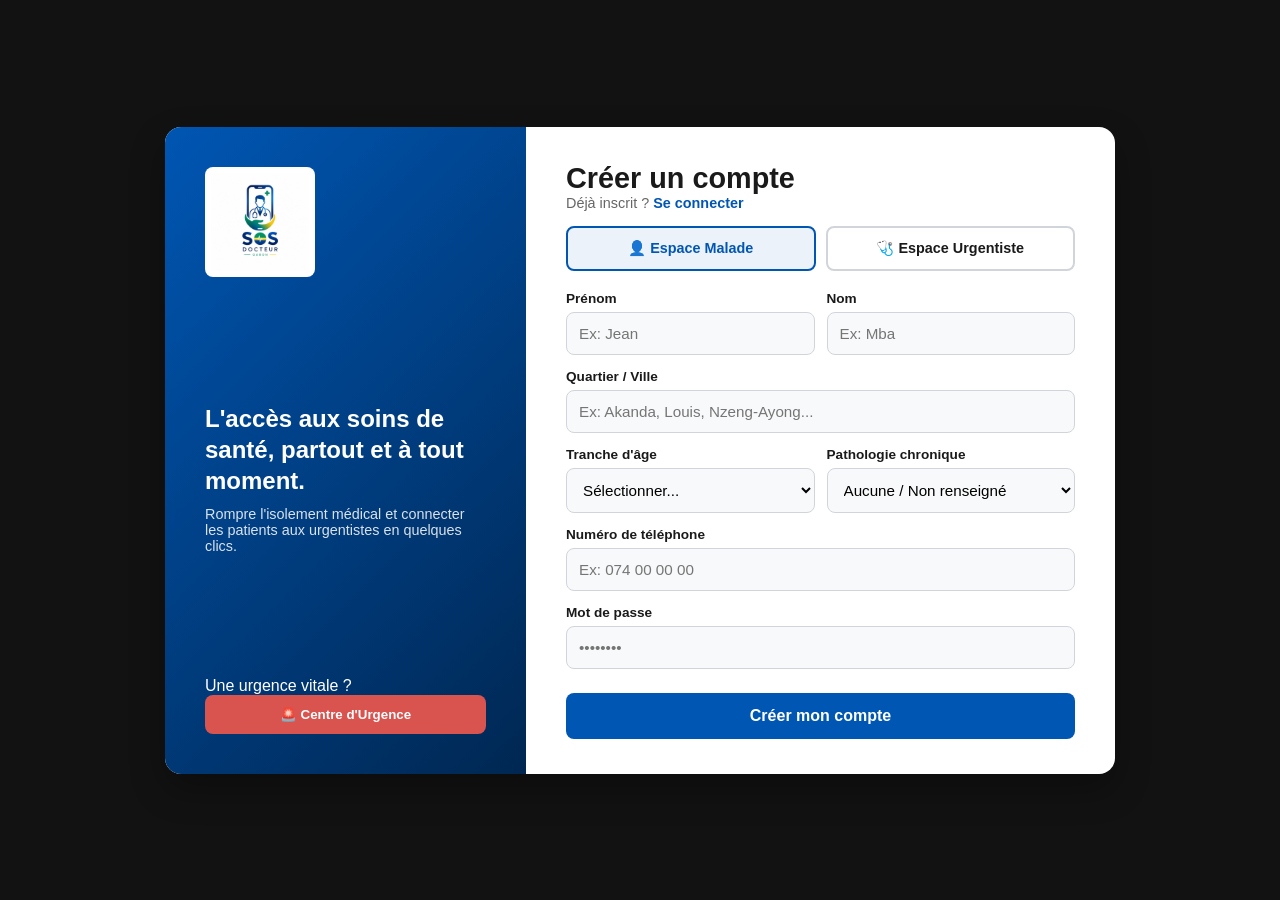
<file: index.html>
<!DOCTYPE html>
<html lang="fr">
<head>
    <meta charset="UTF-8">
    <meta name="viewport" content="width=device-width, initial-scale=1.0">
    <title>SOS DOCTEUR - Identification</title>
    <link rel="stylesheet" href="global.css/authpage.css">
</head>
<body>

    <main class="auth-card">
        <!-- PANNEAU GAUCHE (Bannière Visuelle) -->
        <aside class="auth-banner">
            <div class="banner-top">
                <img src="assets/logodoc.jpeg" alt="SOS DOCTEUR " class="app-logo">
            </div>

            <div class="banner-content">
                <h2>L'accès aux soins de santé, partout et à tout moment.</h2>
                <p>Rompre l'isolement médical et connecter les patients aux urgentistes en quelques clics.</p>
            </div>

            <div class="banner-emergency">
                <p>Une urgence vitale ?</p>
                <button type="button" class="btn-emergency-quick" onclick="openEmergencyModal()">🚨 Centre d'Urgence</button>
            </div>
        </aside>

        <!-- CONTENEUR DU FORMULAIRE D'INSCRIPTION -->
        <section class="auth-form-container">
            <header class="form-header">
                <h1>Créer un compte</h1>
                <p>Déjà inscrit ? <a href="#" class="link-login">Se connecter</a></p>

                <!-- Onglets de choix de rôle -->
                <div class="profile-tabs">
                    <label class="tab-card active" id="label-patient">
                        <input type="radio" name="userRole" value="patient" checked onchange="switchRole()"> 
                        👤 Espace Malade
                    </label>
                    
                    <label class="tab-card" id="label-doctor">
                        <input type="radio" name="userRole" value="doctor" onchange="switchRole()"> 
                        🩺 Espace Urgentiste
                    </label>
                </div>
            </header>

            <form class="auth-form" onsubmit="event.preventDefault();">
                
                <!-- CHAMPS COMMUNS (Nom & Prénom) -->
                <div class="form-row">
                    <div class="form-group">
                        <label for="fname">Prénom</label>
                        <input type="text" id="fname" placeholder="Ex: Jean" required>
                    </div>
                    <div class="form-group">
                        <label for="lname">Nom</label>
                        <input type="text" id="lname" placeholder="Ex: Mba" required>
                    </div>
                </div>

                <!-- BLOC 1 : ESPACE MALADE (Affiché par défaut) -->
                <div id="fields-patient">
                    <div class="form-group">
                        <label for="neighborhood">Quartier / Ville</label>
                        <input type="text" id="neighborhood" placeholder="Ex: Akanda, Louis, Nzeng-Ayong...">
                    </div>

                    <div class="form-row">
                        <div class="form-group">
                            <label for="ageGroup">Tranche d'âge</label>
                            <select id="ageGroup" class="form-select">
                                <option value="" disabled selected>Sélectionner...</option>
                                <option value="under18">Moins de 18 ans</option>
                                <option value="18-35">18 - 35 ans</option>
                                <option value="36-60">36 - 60 ans</option>
                                <option value="senior">Plus de 60 ans</option>
                            </select>
                        </div>
                        <div class="form-group">
                            <label for="medicalCondition">Pathologie chronique</label>
                            <select id="medicalCondition" class="form-select">
                                <option value="none" selected>Aucune / Non renseigné</option>
                                <option value="drepanocytose">Drépanocytose</option>
                                <option value="diabete">Diabète</option>
                                <option value="hypertension">Hypertension (HTA)</option>
                                <option value="asthme">Asthme</option>
                                <option value="autre">Autre pathologie</option>
                            </select>
                        </div>
                    </div>
                </div>

                <!-- BLOC 2 : ESPACE URGENTISTE (Caché par défaut) -->
                <div id="fields-doctor" style="display: none;">
                    <div class="form-group">
                        <label for="hospital">Hôpital / Structure d'exercice</label>
                        <input type="text" id="hospital" placeholder="Ex: CHU de Libreville, HIAOBO...">
                    </div>

                    <div class="form-row">
                        <div class="form-group">
                            <label for="specialty">Spécialité Médicale</label>
                            <select id="specialty" class="form-select">
                                <option value="" disabled selected>Sélectionner...</option>
                                <option value="urgences">Médecine d'Urgence</option>
                                <option value="generaliste">Médecine Générale</option>
                                <option value="pediatrie">Pédiatrie</option>
                                <option value="cardiologie">Cardiologie</option>
                                <option value="reanimation">Réanimation</option>
                            </select>
                        </div>
                        <div class="form-group">
                            <label for="doctorID">N° d'ordre / Identification</label>
                            <input type="text" id="doctorID" placeholder="Ex: ONMG-84920">
                        </div>
                    </div>
                </div>

                <!-- CHAMPS COMMUNS (Téléphone & Mot de passe) -->
                <div class="form-group">
                    <label for="phone">Numéro de téléphone</label>
                    <input type="tel" id="phone" placeholder="Ex: 074 00 00 00" required>
                </div>

                <div class="form-group">
                    <label for="password">Mot de passe</label>
                    <input type="password" id="password" placeholder="••••••••" required>
                </div>

                <button type="submit" class="btn btn-primary btn-block">Créer mon compte</button>
            </form>
        </section>
    </main>

    <!-- FENÊTRE MODALE DES NUMÉROS D'URGENCE -->
    <div id="emergency-modal" class="modal-overlay" onclick="closeEmergencyModal(event)">
        <div class="modal-card">
            <button class="modal-close" onclick="closeEmergencyModal(event)">&times;</button>
            <div class="modal-header">
                <h2>🚨 Numéros d'Urgence (Gabon)</h2>
                <p>Cliquez sur un numéro pour lancer l'appel directement</p>
            </div>
            <div class="emergency-list">
                <a href="tel:1300" class="emergency-item">
                    <div class="emergency-info">
                        <strong>SAMU Gabon / Urgences Médicales</strong>
                        <span>Service Médical d'Urgence</span>
                    </div>
                    <span class="call-btn">📞 1300</span>
                </a>

                <a href="tel:011732000" class="emergency-item">
                    <div class="emergency-info">
                        <strong>CHU de Libreville (CHUL)</strong>
                        <span>Service des Urgences Générales</span>
                    </div>
                    <span class="call-btn">📞 011 73 20 00</span>
                </a>

                <a href="tel:011790000" class="emergency-item">
                    <div class="emergency-info">
                        <strong>HIAOBO (Hôpital Militaire)</strong>
                        <span>Urgences d'Akanda</span>
                    </div>
                    <span class="call-btn">📞 011 79 00 00</span>
                </a>

                <a href="tel:011702000" class="emergency-item">
                    <div class="emergency-info">
                        <strong>CHUE (Mère-Enfant Jeanne Ebori)</strong>
                        <span>Urgences Pédiatriques / Maternité</span>
                    </div>
                    <span class="call-btn">📞 011 70 20 00</span>
                </a>

                <a href="tel:18" class="emergency-item">
                    <div class="emergency-info">
                        <strong>Sapeurs-Pompiers</strong>
                        <span>Secours & Incendies</span>
                    </div>
                    <span class="call-btn">📞 18</span>
                </a>
            </div>
        </div>
    </div>

    <script src="JS/auth.js"></script>
</body>
</html>
</file>
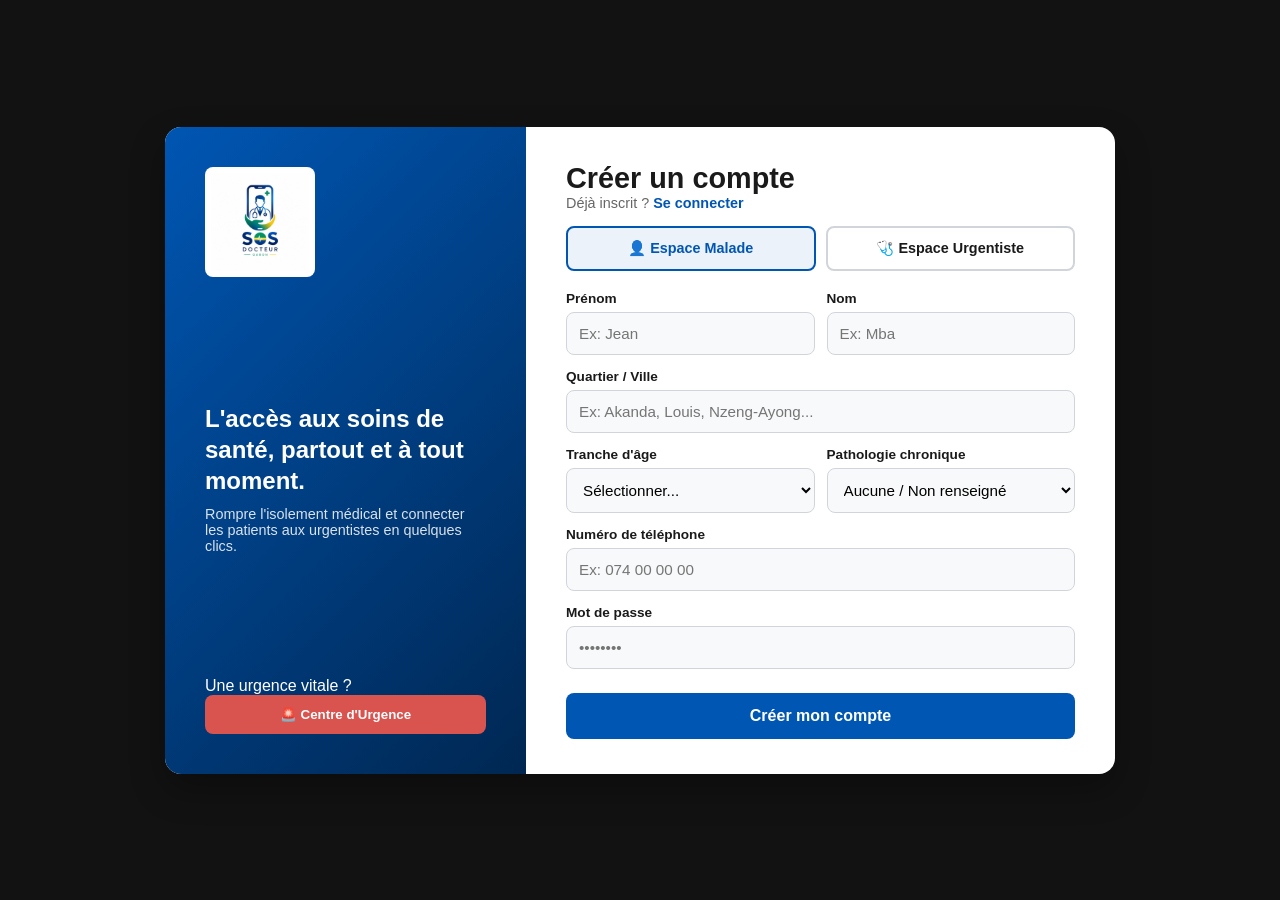
<file: auth.html>
<!DOCTYPE html>
<html lang="fr">
<head>
    <meta charset="UTF-8">
    <meta name="viewport" content="width=device-width, initial-scale=1.0">
    <title>SOS DOCTEUR - Identification</title>
    <link rel="stylesheet" href="global.css/authpage.css">
</head>
<body>

    <main class="auth-card">
        <!-- PANNEAU GAUCHE (Bannière Visuelle) -->
        <aside class="auth-banner">
            <div class="banner-top">
                <img src="assets/logodoc.jpeg" alt="SOS DOCTEUR " class="app-logo">
            </div>

            <div class="banner-content">
                <h2>L'accès aux soins de santé, partout et à tout moment.</h2>
                <p>Rompre l'isolement médical et connecter les patients aux urgentistes en quelques clics.</p>
            </div>

            <div class="banner-emergency">
                <p>Une urgence vitale ?</p>
                <button type="button" class="btn-emergency-quick" onclick="openEmergencyModal()">🚨 Centre d'Urgence</button>
            </div>
        </aside>

        <!-- CONTENEUR DU FORMULAIRE D'INSCRIPTION -->
        <section class="auth-form-container">
            <header class="form-header">
                <h1>Créer un compte</h1>
                <p>Déjà inscrit ? <a href="#" class="link-login">Se connecter</a></p>

                <!-- Onglets de choix de rôle -->
                <div class="profile-tabs">
                    <label class="tab-card active" id="label-patient">
                        <input type="radio" name="userRole" value="patient" checked onchange="switchRole()"> 
                        👤 Espace Malade
                    </label>
                    
                    <label class="tab-card" id="label-doctor">
                        <input type="radio" name="userRole" value="doctor" onchange="switchRole()"> 
                        🩺 Espace Urgentiste
                    </label>
                </div>
            </header>

            <form class="auth-form" onsubmit="event.preventDefault();">
                
                <!-- CHAMPS COMMUNS (Nom & Prénom) -->
                <div class="form-row">
                    <div class="form-group">
                        <label for="fname">Prénom</label>
                        <input type="text" id="fname" placeholder="Ex: Jean" required>
                    </div>
                    <div class="form-group">
                        <label for="lname">Nom</label>
                        <input type="text" id="lname" placeholder="Ex: Mba" required>
                    </div>
                </div>

                <!-- BLOC 1 : ESPACE MALADE (Affiché par défaut) -->
                <div id="fields-patient">
                    <div class="form-group">
                        <label for="neighborhood">Quartier / Ville</label>
                        <input type="text" id="neighborhood" placeholder="Ex: Akanda, Louis, Nzeng-Ayong...">
                    </div>

                    <div class="form-row">
                        <div class="form-group">
                            <label for="ageGroup">Tranche d'âge</label>
                            <select id="ageGroup" class="form-select">
                                <option value="" disabled selected>Sélectionner...</option>
                                <option value="under18">Moins de 18 ans</option>
                                <option value="18-35">18 - 35 ans</option>
                                <option value="36-60">36 - 60 ans</option>
                                <option value="senior">Plus de 60 ans</option>
                            </select>
                        </div>
                        <div class="form-group">
                            <label for="medicalCondition">Pathologie chronique</label>
                            <select id="medicalCondition" class="form-select">
                                <option value="none" selected>Aucune / Non renseigné</option>
                                <option value="drepanocytose">Drépanocytose</option>
                                <option value="diabete">Diabète</option>
                                <option value="hypertension">Hypertension (HTA)</option>
                                <option value="asthme">Asthme</option>
                                <option value="autre">Autre pathologie</option>
                            </select>
                        </div>
                    </div>
                </div>

                <!-- BLOC 2 : ESPACE URGENTISTE (Caché par défaut) -->
                <div id="fields-doctor" style="display: none;">
                    <div class="form-group">
                        <label for="hospital">Hôpital / Structure d'exercice</label>
                        <input type="text" id="hospital" placeholder="Ex: CHU de Libreville, HIAOBO...">
                    </div>

                    <div class="form-row">
                        <div class="form-group">
                            <label for="specialty">Spécialité Médicale</label>
                            <select id="specialty" class="form-select">
                                <option value="" disabled selected>Sélectionner...</option>
                                <option value="urgences">Médecine d'Urgence</option>
                                <option value="generaliste">Médecine Générale</option>
                                <option value="pediatrie">Pédiatrie</option>
                                <option value="cardiologie">Cardiologie</option>
                                <option value="reanimation">Réanimation</option>
                            </select>
                        </div>
                        <div class="form-group">
                            <label for="doctorID">N° d'ordre / Identification</label>
                            <input type="text" id="doctorID" placeholder="Ex: ONMG-84920">
                        </div>
                    </div>
                </div>

                <!-- CHAMPS COMMUNS (Téléphone & Mot de passe) -->
                <div class="form-group">
                    <label for="phone">Numéro de téléphone</label>
                    <input type="tel" id="phone" placeholder="Ex: 074 00 00 00" required>
                </div>

                <div class="form-group">
                    <label for="password">Mot de passe</label>
                    <input type="password" id="password" placeholder="••••••••" required>
                </div>

                <button type="submit" class="btn btn-primary btn-block">Créer mon compte</button>
            </form>
        </section>
    </main>

    <!-- FENÊTRE MODALE DES NUMÉROS D'URGENCE -->
    <div id="emergency-modal" class="modal-overlay" onclick="closeEmergencyModal(event)">
        <div class="modal-card">
            <button class="modal-close" onclick="closeEmergencyModal(event)">&times;</button>
            <div class="modal-header">
                <h2>🚨 Numéros d'Urgence (Gabon)</h2>
                <p>Cliquez sur un numéro pour lancer l'appel directement</p>
            </div>
            <div class="emergency-list">
                <a href="tel:1300" class="emergency-item">
                    <div class="emergency-info">
                        <strong>SAMU Gabon / Urgences Médicales</strong>
                        <span>Service Médical d'Urgence</span>
                    </div>
                    <span class="call-btn">📞 1300</span>
                </a>

                <a href="tel:011732000" class="emergency-item">
                    <div class="emergency-info">
                        <strong>CHU de Libreville (CHUL)</strong>
                        <span>Service des Urgences Générales</span>
                    </div>
                    <span class="call-btn">📞 011 73 20 00</span>
                </a>

                <a href="tel:011790000" class="emergency-item">
                    <div class="emergency-info">
                        <strong>HIAOBO (Hôpital Militaire)</strong>
                        <span>Urgences d'Akanda</span>
                    </div>
                    <span class="call-btn">📞 011 79 00 00</span>
                </a>

                <a href="tel:011702000" class="emergency-item">
                    <div class="emergency-info">
                        <strong>CHUE (Mère-Enfant Jeanne Ebori)</strong>
                        <span>Urgences Pédiatriques / Maternité</span>
                    </div>
                    <span class="call-btn">📞 011 70 20 00</span>
                </a>

                <a href="tel:18" class="emergency-item">
                    <div class="emergency-info">
                        <strong>Sapeurs-Pompiers</strong>
                        <span>Secours & Incendies</span>
                    </div>
                    <span class="call-btn">📞 18</span>
                </a>
            </div>
        </div>
    </div>

    <script src="JS/auth.js"></script>
</body>
</html>
</file>
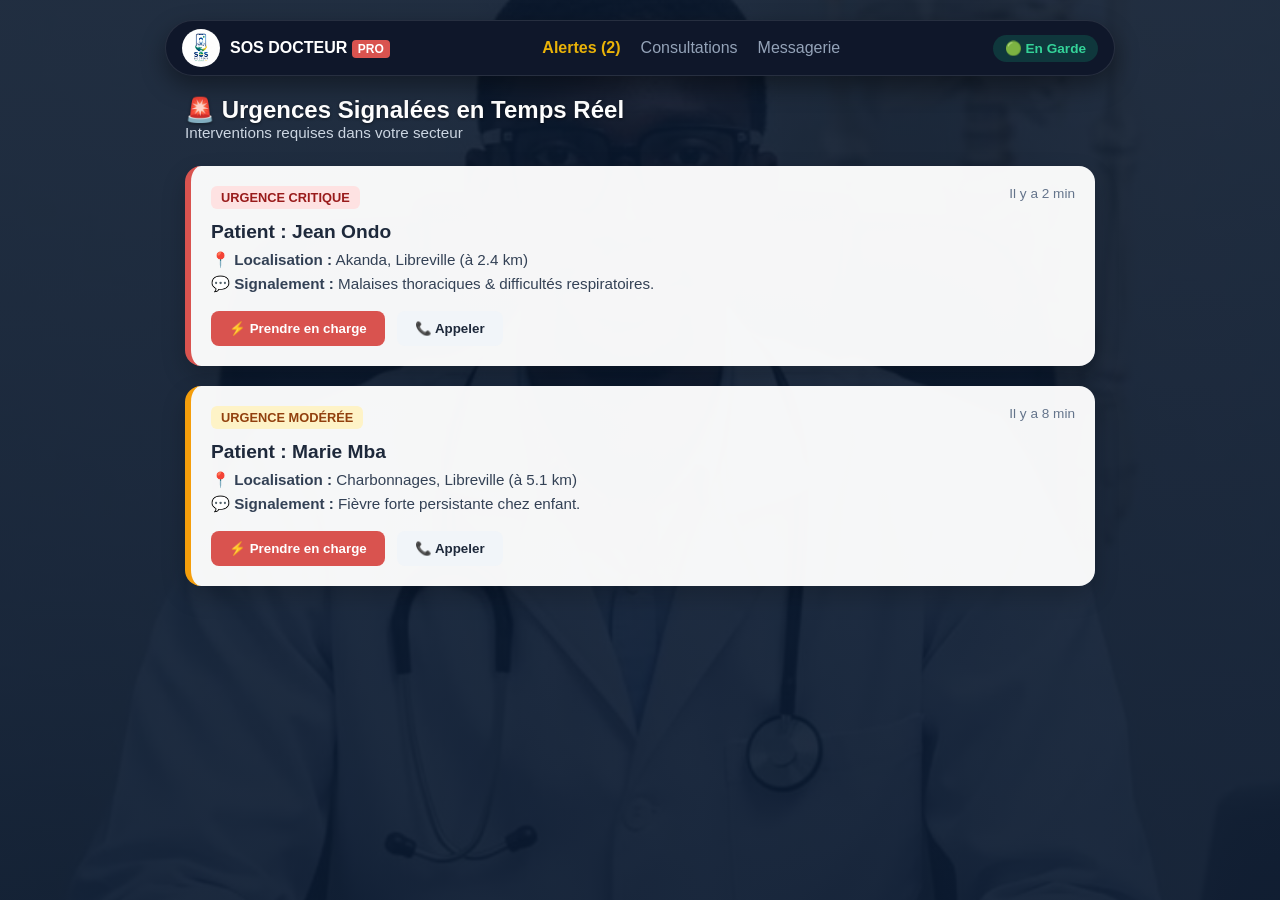
<file: dashbord.html>
<!DOCTYPE html>
<html lang="fr">
<head>
    <meta charset="UTF-8">
    <meta name="viewport" content="width=device-width, initial-scale=1.0">
    <title>SOS DOCTEUR - Espace Urgentiste</title>
    <link rel="stylesheet" href="global.css/dashbord.css">
</head>

    <!-- NAVBAR PILL URGENTISTE -->
    <nav class="custom-nav-wrapper">
        <div class="custom-nav">
            <div class="nav-brand">
                <img src="assets/logodoc.jpeg" alt="SOS DOCTEUR" class="brand-logo">
                <span class="brand-title">SOS DOCTEUR <small class="role-badge">PRO</small></span>
            </div>

            <ul class="nav-links">
                <li><a href="#" class="nav-link active" onclick="switchDoctorTab('alerts-section', this)">Alertes (2)</a></li>
                <li><a href="#" class="nav-link" onclick="switchDoctorTab('patients-section', this)">Consultations</a></li>
                <li><a href="#" class="nav-link" onclick="switchDoctorTab('chat-section', this)">Messagerie</a></li>
            </ul>

            <div class="nav-action">
                <span class="status-indicator online">🟢 En Garde</span>
            </div>
        </div>
    </nav>

    <!-- SECTION 1 : FILED'ATTENTE DES ALERTES SOS -->
    <section id="alerts-section" class="tab-content active">
        <div class="dashboard-header">
            <h2>🚨 Urgences Signalées en Temps Réel</h2>
            <p>Interventions requises dans votre secteur</p>
        </div>

        <div class="alerts-container">
            <!-- CARTE D'ALERTE 1 (CRITIQUE) -->
            <div class="alert-card critical">
                <div class="alert-header">
                    <span class="badge-danger">URGENCE CRITIQUE</span>
                    <span class="alert-time">Il y a 2 min</span>
                </div>
                <div class="alert-body">
                    <h3>Patient : Jean Ondo</h3>
                    <p>📍 <strong>Localisation :</strong> Akanda, Libreville (à 2.4 km)</p>
                    <p>💬 <strong>Signalement :</strong> Malaises thoraciques & difficultés respiratoires.</p>
                </div>
                <div class="alert-actions">
                    <button class="btn-action primary" onclick="acceptEmergency('Jean Ondo')">⚡ Prendre en charge</button>
                    <button class="btn-action secondary" onclick="callPatient('+24107000000')">📞 Appeler</button>
                </div>
            </div>

            <!-- CARTE D'ALERTE 2 (MODÉRÉE) -->
            <div class="alert-card warning">
                <div class="alert-header">
                    <span class="badge-warning">URGENCE MODÉRÉE</span>
                    <span class="alert-time">Il y a 8 min</span>
                </div>
                <div class="alert-body">
                    <h3>Patient : Marie Mba</h3>
                    <p>📍 <strong>Localisation :</strong> Charbonnages, Libreville (à 5.1 km)</p>
                    <p>💬 <strong>Signalement :</strong> Fièvre forte persistante chez enfant.</p>
                </div>
                <div class="alert-actions">
                    <button class="btn-action primary" onclick="acceptEmergency('Marie Mba')">⚡ Prendre en charge</button>
                    <button class="btn-action secondary" onclick="callPatient('+24107000001')">📞 Appeler</button>
                </div>
            </div>
        </div>
    </section>

    <!-- SECTION 2 : HISTORIQUE DES CONSULTATIONS -->
    <section id="patients-section" class="tab-content">
        <h2 class="section-title">Prises en charge récentes</h2>
        <div class="table-card">
            <table class="data-table">
                <thead>
                    <tr>
                        <th>Patient</th>
                        <th>Secteur</th>
                        <th>Heure</th>
                        <th>Statut</th>
                    </tr>
                </thead>
                <tbody>
                    <tr>
                        <td>Paul Nzue</td>
                        <td>Louis</td>
                        <td>14:30</td>
                        <td><span class="status-done">Terminé</span></td>
                    </tr>
                    <tr>
                        <td>Awa Bongo</td>
                        <td>Owendo</td>
                        <td>11:15</td>
                        <td><span class="status-transferred">Evacué CHUL</span></td>
                    </tr>
                </tbody>
            </table>
        </div>
    </section>

    <!-- SECTION 3 : MESSAGERIE MÉDECIN -->
    <section id="chat-section" class="tab-content">
        <h2 class="section-title">Discussions Patients</h2>
        <div class="chat-container">
            <div class="chat-list">
                <div class="chat-item active">
                    <div class="chat-avatar">👤</div>
                    <div class="chat-info">
                        <h4>Jean Ondo</h4>
                        <p class="chat-sub">Urgence Akanda</p>
                    </div>
                </div>
            </div>
            <div class="chat-box">
                <div class="chat-messages">
                    <div class="message patient">Bonjour Docteur, j'ai une forte douleur à la poitrine.</div>
                </div>
                <div class="chat-input-wrapper">
                    <input type="text" placeholder="Répondre au patient..." class="chat-input">
                    <button class="btn-send">Envoyer</button>
                </div>
            </div>
        </div>
    </section>

    <!-- SCRIPT DU DASHBOARD URGENTISTE -->
    <script>
        function switchDoctorTab(sectionId, clickedLink) {
            document.querySelectorAll('.tab-content').forEach(sec => sec.classList.remove('active'));
            document.querySelectorAll('.nav-link').forEach(link => link.classList.remove('active'));

            document.getElementById(sectionId).classList.add('active');
            clickedLink.classList.add('active');
        }

        function acceptEmergency(patientName) {
            alert("Prise en charge confirmée pour " + patientName + ". La feuille de route GPS a été générée.");
        }

        function callPatient(phone) {
            window.location.href = "tel:" + phone;
        }
    </script>
    <script src="JS/auth.js"></script>
</body>
</html>
</file>
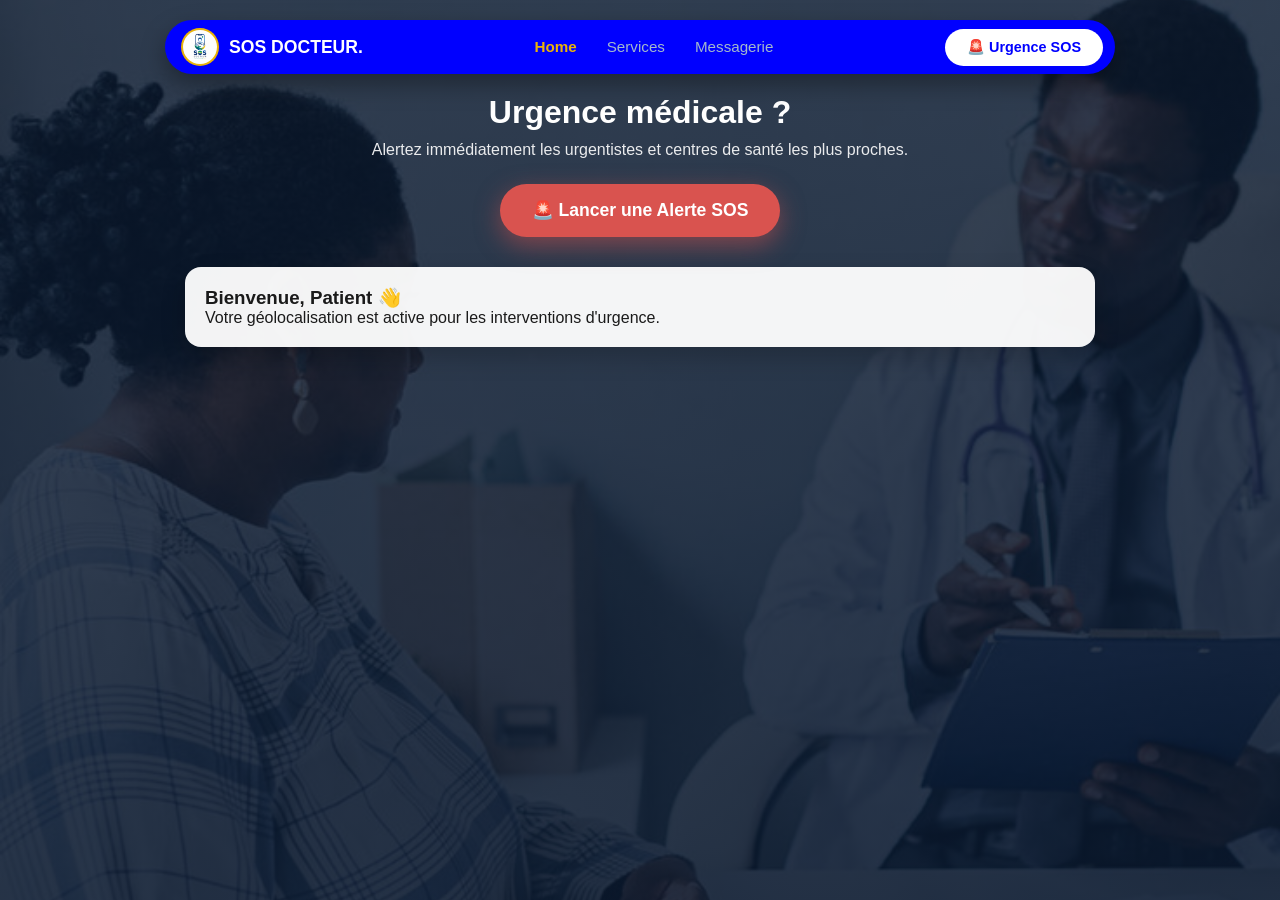
<file: patient-home.html>
<!DOCTYPE html>
<html lang="fr">
<head>
    <meta charset="UTF-8">
    <meta name="viewport" content="width=device-width, initial-scale=1.0">
    <title>SOS DOCTEUR - Accueil Patient</title>
    <link rel="stylesheet" href="global.css/home-patient.css">
</head>
<body>

    <!-- NAVBAR FLOTTANTE STYLE PILL -->
    <nav class="custom-nav-wrapper">
        <div class="custom-nav">
            <!-- Logo & Marque -->
            <div class="nav-brand">
                <img src="assets/logodoc.jpeg" alt="SOS DOCTEUR" class="brand-logo">
                <span class="brand-title">SOS DOCTEUR.</span>
            </div>

            <!-- Liens de Navigation -->
            <ul class="nav-links">
                <li><a href="#" class="nav-link active" onclick="switchTab('home-section', this)">Home</a></li>
                <li><a href="#" class="nav-link" onclick="switchTab('services-section', this)">Services</a></li>
                <li><a href="#" class="nav-link" onclick="switchTab('messaging-section', this)">Messagerie</a></li>
            </ul>

            <!-- Bouton d'Action à Droite -->
            <div class="nav-action">
                <button type="button" class="btn-pill" onclick="openEmergencyModal()">🚨 Urgence SOS</button>
            </div>
        </div>
    </nav>

    <!-- SECTION 1 : HOME (AFFICHÉE PAR DÉFAUT) -->
    <section id="home-section" class="tab-content active">
        <div class="hero-emergency">
            <h1>Urgence médicale ?</h1>
            <p>Alertez immédiatement les urgentistes et centres de santé les plus proches.</p>
            <button type="button" class="btn-sos" onclick="openEmergencyModal()">
                🚨 Lancer une Alerte SOS
            </button>
        </div>

        <div class="quick-status-card">
            <h3>Bienvenue, <span id="patient-name-display">Patient</span> 👋</h3>
            <p>Votre géolocalisation est active pour les interventions d'urgence.</p>
        </div>
    </section>

    <!-- SECTION 2 : SERVICES -->
    <section id="services-section" class="tab-content">
        <h2 class="section-title">Tous nos services de santé</h2>
        <div class="services-grid">
            <div class="service-card">
                <div class="card-icon">🩺</div>
                <h3>Téléconsultation</h3>
                <p>Consulter un médecin urgentiste en vidéo ou appel vocal.</p>
                <button class="btn-card">Consulter</button>
            </div>

            <div class="service-card">
                <div class="card-icon">🏥</div>
                <h3>Hôpitaux & Centres</h3>
                <p>Localiser les structures de santé ouvertes autour de vous.</p>
                <button class="btn-card">Localiser</button>
            </div>

            <div class="service-card">
                <div class="card-icon">💊</div>
                <h3>Pharmacies de Garde</h3>
                <p>Trouver les pharmacies ouvertes à proximité aujourd'hui.</p>
                <button class="btn-card">Voir la liste</button>
            </div>

            <div class="service-card">
                <div class="card-icon">🚑</div>
                <h3>Ambulance</h3>
                <p>Demander un transfert médicalisé d'urgence vers un hôpital.</p>
                <button class="btn-card">Demander</button>
            </div>
        </div>
    </section>

    <!-- SECTION 3 : MESSAGERIE -->
    <section id="messaging-section" class="tab-content">
        <h2 class="section-title">Messagerie Médicale</h2>
        <div class="chat-container">
            <div class="chat-list">
                <div class="chat-item active">
                    <div class="chat-avatar">🩺</div>
                    <div class="chat-info">
                        <h4>Dr. Marc Ondo</h4>
                        <p>Médecin Urgentiste - En ligne</p>
                    </div>
                </div>
            </div>
            <div class="chat-box">
                <div class="chat-messages">
                    <div class="message doctor">Bonjour, comment puis-je vous aider aujourd'hui ?</div>
                </div>
                <div class="chat-input-wrapper">
                    <input type="text" placeholder="Écrivez votre message..." class="chat-input">
                    <button class="btn-send">Envoyer</button>
                </div>
            </div>
        </div>
    </section>

    <!-- MODALE DES NUMÉROS D'URGENCE (GABON) -->
    <div id="emergency-modal" class="modal-overlay" onclick="closeEmergencyModal(event)">
        <div class="modal-card">
            <button class="modal-close" onclick="closeEmergencyModal(event)">&times;</button>
            <div class="modal-header">
                <h2>🚨 Numéros d'Urgence (Gabon)</h2>
                <p>Cliquez sur un numéro pour lancer l'appel directement</p>
            </div>
            <div class="emergency-list">
                <a href="tel:1300" class="emergency-item">
                    <div class="emergency-info">
                        <strong>SAMU Gabon / Urgences</strong>
                        <span>Service Médical d'Urgence</span>
                    </div>
                    <span class="call-btn">📞 1300</span>
                </a>

                <a href="tel:011732000" class="emergency-item">
                    <div class="emergency-info">
                        <strong>CHU de Libreville (CHUL)</strong>
                        <span>Urgences Générales</span>
                    </div>
                    <span class="call-btn">📞 011 73 20 00</span>
                </a>

                <a href="tel:011790000" class="emergency-item">
                    <div class="emergency-info">
                        <strong>HIAOBO (Hôpital Militaire)</strong>
                        <span>Urgences Akanda</span>
                    </div>
                    <span class="call-btn">📞 011 79 00 00</span>
                </a>

                <a href="tel:011702000" class="emergency-item">
                    <div class="emergency-info">
                        <strong>CHUE (Jeanne Ebori)</strong>
                        <span>Urgences Mère-Enfant</span>
                    </div>
                    <span class="call-btn">📞 011 70 20 00</span>
                </a>

                <a href="tel:18" class="emergency-item">
                    <div class="emergency-info">
                        <strong>Sapeurs-Pompiers</strong>
                        <span>Secours & Incendies</span>
                    </div>
                    <span class="call-btn">📞 18</span>
                </a>
            </div>
        </div>
    </div>

    <!-- SCRIPT JS INTÉGRÉ -->
    <script>
        function switchTab(sectionId, clickedLink) {
            const sections = document.querySelectorAll('.tab-content');
            sections.forEach(sec => sec.classList.remove('active'));

            const navLinks = document.querySelectorAll('.nav-link');
            navLinks.forEach(link => link.classList.remove('active'));

            const activeSection = document.getElementById(sectionId);
            if (activeSection) activeSection.classList.add('active');
            
            clickedLink.classList.add('active');
        }

        function openEmergencyModal() {
            document.getElementById('emergency-modal').classList.add('active');
        }

        function closeEmergencyModal(event) {
            if (event.target.classList.contains('modal-overlay') || event.target.classList.contains('modal-close')) {
                document.getElementById('emergency-modal').classList.remove('active');
            }
        }

        document.addEventListener('DOMContentLoaded', () => {
            const savedName = localStorage.getItem('patientFname');
            if (savedName) {
                const displayElem = document.getElementById('patient-name-display');
                if (displayElem) displayElem.textContent = savedName;
            }
        });
    </script>

    <script src="JS/auth.js"></script>
</body>
</html>
</file>
<file: global.css/authpage.css>
/* ========================================== */
/* CHARTE GRAPHIQUE & STYLES DES COMPOSANTS  */
/* ========================================== */
:root {
    --primary-blue: #0056b3;
    --primary-hover: #003d80;
    --dark-bg: #121212;
    --card-bg: #ffffff;
    --text-dark: #1a1a1a;
    --text-muted: #666666;
    --input-bg: #f8f9fa;
    --border-color: #d1d5db;
    --danger-red: #d9534f;
    --radius: 16px;
}

* {
    box-sizing: border-box;
    margin: 0;
    padding: 0;
    font-family: -apple-system, BlinkMacSystemFont, "Segoe UI", Roboto, sans-serif;
}

body {
    background-color: var(--dark-bg);
    color: var(--text-dark);
    min-height: 100vh;
    display: flex;
    justify-content: center;
    align-items: center;
    padding: 15px;
}

/* CARTE PRINCIPALE */
.auth-card {
    background-color: var(--card-bg);
    border-radius: var(--radius);
    width: 100%;
    max-width: 950px;
    display: flex;
    flex-direction: column;
    overflow: hidden;
    box-shadow: 0 15px 35px rgba(0, 0, 0, 0.3);
}

/* BANNIÈRE GAUCHE */
.auth-banner {
    background: linear-gradient(135deg, #0056b3 0%, #002752 100%);
    color: #ffffff;
    padding: 30px;
    display: flex;
    flex-direction: column;
    justify-content: space-between;
    gap: 20px;
}

.app-logo {
    max-width: 110px;
    background-color: #ffffff;
    padding: 6px;
    border-radius: 8px;
}

.banner-content h2 {
    font-size: 1.5rem;
    margin-bottom: 10px;
    line-height: 1.3;
}

.banner-content p {
    font-size: 0.9rem;
    opacity: 0.85;
}

.btn-emergency-quick {
    width: 100%;
    background-color: var(--danger-red);
    color: #ffffff;
    border: none;
    padding: 12px;
    border-radius: 8px;
    font-weight: bold;
    cursor: pointer;
    transition: background 0.2s;
}

.btn-emergency-quick:hover {
    background-color: #c9302c;
}

/* FORMULAIRE CONTAINER */
.auth-form-container {
    padding: 30px 25px;
    width: 100%;
}

.form-header h1 {
    font-size: 1.8rem;
    color: var(--text-dark);
}

.form-header p {
    font-size: 0.9rem;
    color: var(--text-muted);
    margin-bottom: 15px;
}

.link-login {
    color: var(--primary-blue);
    text-decoration: none;
    font-weight: bold;
}

/* ONGLETS INTERRUPTEURS */
.profile-tabs {
    display: flex;
    gap: 10px;
    margin-bottom: 20px;
}

.tab-card {
    flex: 1;
    padding: 12px;
    text-align: center;
    border: 2px solid var(--border-color);
    border-radius: 8px;
    font-weight: bold;
    font-size: 0.9rem;
    cursor: pointer;
    transition: all 0.25s ease;
    user-select: none;
}

.tab-card input[type="radio"] {
    display: none;
}

.tab-card.active {
    border-color: var(--primary-blue);
    background-color: rgba(0, 86, 179, 0.08);
    color: var(--primary-blue);
}

/* CHAMPS DU FORMULAIRE */
.form-row {
    display: flex;
    flex-direction: column;
    gap: 12px;
}

.form-group {
    margin-bottom: 14px;
    flex: 1;
}

.form-group label {
    display: block;
    font-size: 0.85rem;
    font-weight: 600;
    margin-bottom: 6px;
    color: var(--text-dark);
}

.form-group input, .form-select {
    width: 100%;
    padding: 12px;
    border: 1px solid var(--border-color);
    background-color: var(--input-bg);
    border-radius: 8px;
    font-size: 0.95rem;
    outline: none;
    transition: border-color 0.2s;
}

.form-group input:focus, .form-select:focus {
    border-color: var(--primary-blue);
    background-color: #ffffff;
}

.btn-primary {
    background-color: var(--primary-blue);
    color: #ffffff;
    border: none;
    padding: 14px;
    border-radius: 8px;
    font-size: 1rem;
    font-weight: bold;
    cursor: pointer;
    width: 100%;
    margin-top: 10px;
    transition: background 0.2s;
}

.btn-primary:hover {
    background-color: var(--primary-hover);
}

/* MODALE DES URGENCES */
.modal-overlay {
    position: fixed;
    top: 0;
    left: 0;
    width: 100%;
    height: 100%;
    background: rgba(0, 0, 0, 0.6);
    backdrop-filter: blur(4px);
    display: none;
    justify-content: center;
    align-items: center;
    z-index: 1000;
    padding: 20px;
}

.modal-overlay.active {
    display: flex;
}

.modal-card {
    background: #ffffff;
    width: 100%;
    max-width: 480px;
    border-radius: 16px;
    padding: 25px;
    position: relative;
    box-shadow: 0 10px 30px rgba(0, 0, 0, 0.3);
    animation: popIn 0.25s ease-out;
}

@keyframes popIn {
    from { transform: scale(0.9); opacity: 0; }
    to { transform: scale(1); opacity: 1; }
}

.modal-close {
    position: absolute;
    top: 15px;
    right: 20px;
    background: none;
    border: none;
    font-size: 1.8rem;
    color: #666;
    cursor: pointer;
}

.modal-header h2 {
    font-size: 1.3rem;
    color: var(--danger-red);
    margin-bottom: 4px;
}

.modal-header p {
    font-size: 0.85rem;
    color: var(--text-muted);
    margin-bottom: 20px;
}

.emergency-list {
    display: flex;
    flex-direction: column;
    gap: 10px;
}

.emergency-item {
    display: flex;
    justify-content: space-between;
    align-items: center;
    padding: 12px 16px;
    background: #f8f9fa;
    border: 1px solid var(--border-color);
    border-radius: 10px;
    text-decoration: none;
    color: var(--text-dark);
    transition: all 0.2s;
}

.emergency-item:hover {
    background: #fff0f0;
    border-color: var(--danger-red);
}

.emergency-info strong {
    display: block;
    font-size: 0.95rem;
}

.emergency-info span {
    font-size: 0.8rem;
    color: var(--text-muted);
}

.call-btn {
    background: var(--danger-red);
    color: white;
    padding: 8px 12px;
    border-radius: 6px;
    font-weight: bold;
    font-size: 0.85rem;
}

/* RESPONSIVE DESIGN */
@media (min-width: 768px) {
    .auth-card {
        flex-direction: row;
    }

    .auth-banner {
        width: 38%;
        padding: 40px;
    }

    .auth-form-container {
        width: 62%;
        padding: 35px 40px;
    }

    .form-row {
        flex-direction: row;
    }
}
</file>
<file: global.css/dashbord.css>
/* ========================================== */
/* CHARTE GRAPHIQUE ET IMAGE DE FOND GLOBAL   */
/* ========================================== */
:root {
    --primary-blue: #0056b3;
    --nav-bg: #0f172a;
    --accent-yellow: #eab308;
    --danger-red: #d9534f;
    --warning-orange: #f59e0b;
    --success-green: #10b981;
    --card-bg: rgba(255, 255, 255, 0.96);
    --text-dark: #1e293b;
    --text-muted: #64748b;
    --border-color: #e2e8f0;
}

* {
    box-sizing: border-box;
    margin: 0;
    padding: 0;
    font-family: -apple-system, BlinkMacSystemFont, "Segoe UI", Roboto, sans-serif;
}

body {
    min-height: 100vh;
    color: #ffffff;
    
    /* IMAGE DE FOND AVEC OVERLAY SOMBRE */
    background-image: 
        linear-gradient(rgba(10, 25, 47, 0.88), rgba(10, 25, 47, 0.92)), 
        url('doctor.jpeg'); /* Nom de ton image d'arrière-plan */
    background-size: cover;
    background-position: center;
    background-repeat: no-repeat;
    background-attachment: fixed;
    padding-bottom: 40px;
}

/* ========================================== */
/* NAVBAR FLOTTANTE URGENTISTE                */
/* ========================================== */
.custom-nav-wrapper {
    position: sticky;
    top: 20px;
    z-index: 1000;
    display: flex;
    justify-content: center;
    padding: 0 20px;
}

.custom-nav {
    background-color: var(--nav-bg);
    display: flex;
    align-items: center;
    justify-content: space-between;
    width: 100%;
    max-width: 950px;
    padding: 8px 16px;
    border-radius: 50px;
    border: 1px solid rgba(255, 255, 255, 0.1);
    box-shadow: 0 10px 25px rgba(0, 0, 0, 0.4);
}

.nav-brand {
    display: flex;
    align-items: center;
    gap: 10px;
}

.brand-logo {
    width: 38px;
    height: 38px;
    border-radius: 50%;
    object-fit: cover;
}

.brand-title {
    color: #ffffff;
    font-weight: 700;
}

.role-badge {
    background: var(--danger-red);
    color: white;
    padding: 2px 6px;
    border-radius: 4px;
    font-size: 0.75rem;
}

.nav-links {
    display: flex;
    gap: 20px;
    list-style: none;
}

.nav-link {
    color: #94a3b8;
    text-decoration: none;
    font-weight: 500;
    transition: color 0.2s;
}

.nav-link:hover {
    color: #ffffff;
}

.nav-link.active {
    color: var(--accent-yellow);
    font-weight: 600;
}

.status-indicator.online {
    background: rgba(16, 185, 129, 0.2);
    color: #34d399;
    padding: 6px 12px;
    border-radius: 20px;
    font-size: 0.85rem;
    font-weight: 600;
}

/* ========================================== */
/* ONGLETS & CONTENU                          */
/* ========================================== */
.tab-content {
    display: none;
    max-width: 950px;
    margin: 40px auto;
    padding: 0 20px;
}

.tab-content.active {
    display: block;
    animation: fadeIn 0.3s ease-in-out;
}

@keyframes fadeIn {
    from { opacity: 0; transform: translateY(6px); }
    to { opacity: 1; transform: translateY(0); }
}

.dashboard-header {
    margin-bottom: 25px;
}

.dashboard-header h2 {
    font-size: 1.5rem;
    text-shadow: 0 1px 3px rgba(0,0,0,0.5);
}

.dashboard-header p {
    color: #cbd5e1;
    font-size: 0.95rem;
}

.section-title {
    font-size: 1.4rem;
    margin-bottom: 20px;
    text-shadow: 0 1px 3px rgba(0,0,0,0.5);
}

/* ========================================== */
/* CARTES D'ALERTE SOS                        */
/* ========================================== */
.alerts-container {
    display: flex;
    flex-direction: column;
    gap: 20px;
}

.alert-card {
    background: var(--card-bg);
    color: var(--text-dark);
    padding: 20px;
    border-radius: 16px;
    border-left: 6px solid var(--danger-red);
    box-shadow: 0 10px 25px rgba(0,0,0,0.2);
}

.alert-card.warning {
    border-left-color: var(--warning-orange);
}

.alert-header {
    display: flex;
    justify-content: space-between;
    margin-bottom: 12px;
}

.badge-danger {
    background: #fee2e2;
    color: #991b1b;
    padding: 4px 10px;
    border-radius: 6px;
    font-weight: bold;
    font-size: 0.8rem;
}

.badge-warning {
    background: #fef3c7;
    color: #92400e;
    padding: 4px 10px;
    border-radius: 6px;
    font-weight: bold;
    font-size: 0.8rem;
}

.alert-time {
    color: var(--text-muted);
    font-size: 0.85rem;
}

.alert-body h3 {
    font-size: 1.2rem;
    margin-bottom: 8px;
}

.alert-body p {
    margin-bottom: 6px;
    font-size: 0.95rem;
    color: #334155;
}

.alert-actions {
    display: flex;
    gap: 12px;
    margin-top: 18px;
}

.btn-action {
    padding: 10px 18px;
    border-radius: 8px;
    border: none;
    font-weight: bold;
    cursor: pointer;
    transition: opacity 0.2s;
}

.btn-action:hover {
    opacity: 0.9;
}

.btn-action.primary {
    background: var(--danger-red);
    color: white;
}

.btn-action.secondary {
    background: #f1f5f9;
    color: var(--text-dark);
}

/* ========================================== */
/* TABLEAU DES CONSULTATIONS                  */
/* ========================================== */
.table-card {
    background: var(--card-bg);
    border-radius: 16px;
    padding: 20px;
    overflow-x: auto;
}

.data-table {
    width: 100%;
    border-collapse: collapse;
    color: var(--text-dark);
}

.data-table th, .data-table td {
    padding: 12px;
    text-align: left;
    border-bottom: 1px solid var(--border-color);
}

.status-done {
    color: var(--success-green);
    font-weight: bold;
}

.status-transferred {
    color: var(--primary-blue);
    font-weight: bold;
}

/* ========================================== */
/* MESSAGERIE MÉDECIN                         */
/* ========================================== */
.chat-container {
    background: var(--card-bg);
    color: var(--text-dark);
    border-radius: 16px;
    display: flex;
    min-height: 350px;
    overflow: hidden;
}

.chat-list {
    width: 35%;
    background: #f8fafc;
    border-right: 1px solid var(--border-color);
    padding: 15px;
}

.chat-item {
    display: flex;
    align-items: center;
    gap: 10px;
    padding: 10px;
    background: #ffffff;
    border-radius: 10px;
}

.chat-sub {
    font-size: 0.8rem;
    color: var(--text-muted);
}

.chat-box {
    width: 65%;
    padding: 20px;
    display: flex;
    flex-direction: column;
    justify-content: space-between;
}

.message.patient {
    background: #fee2e2;
    color: #991b1b;
    padding: 10px 14px;
    border-radius: 12px 12px 12px 0;
    max-width: 80%;
    font-size: 0.9rem;
}

.chat-input-wrapper {
    display: flex;
    gap: 10px;
}

.chat-input {
    flex: 1;
    padding: 10px;
    border: 1px solid var(--border-color);
    border-radius: 8px;
}

.btn-send {
    background: var(--primary-blue);
    color: white;
    border: none;
    padding: 10px 16px;
    border-radius: 8px;
    font-weight: bold;
    cursor: pointer;
}

/* RESPONSIVE */
@media (max-width: 640px) {
    .nav-links { display: none; }
    .chat-container { flex-direction: column; }
    .chat-list, .chat-box { width: 100%; }
}
</file>
<file: global.css/home-patient.css>
/* ========================================== */
/* CHARTE GRAPHIQUE ET IMAGE DE FOND GLOBAL   */
/* ========================================== */
:root {
    --primary-blue: #0056b3;
    --primary-hover: #003d80;
    --nav-bg: blue; /* Vert très sombre (style pill Olivia) */
    --accent-yellow: #eab308;
    --danger-red: #d9534f;
    --text-dark: #1a1a1a;
    --text-muted: #666666;
    --card-bg: rgba(255, 255, 255, 0.95);
    --border-color: #e5e7eb;
}

* {
    box-sizing: border-box;
    margin: 0;
    padding: 0;
    font-family: -apple-system, BlinkMacSystemFont, "Segoe UI", Roboto, sans-serif;
}

body {
    min-height: 100vh;
    color: #ffffff;
    
    /* 1. IMAGE DE FOND DIFFÉRENTE DU LOGO + FILTRE SOMBRE */
    background-image: 
        linear-gradient(rgba(10, 25, 47, 0.80), rgba(10, 25, 47, 0.88)), 
        url('image.jpeg'); /* <-- Nom de ton image d'arrière-plan */
    background-size: cover;
    background-position: center;
    background-repeat: no-repeat;
    background-attachment: fixed;
    padding-bottom: 40px;
}

/* ========================================== */
/* NAVBAR FLOTTANTE STYLE PILL (MODÈLE OLIVIA) */
/* ========================================== */
.custom-nav-wrapper {
    position: sticky;
    top: 20px;
    z-index: 1000;
    display: flex;
    justify-content: center;
    padding: 0 20px;
    width: 100%;
}

.custom-nav {
    background-color: var(--nav-bg);
    display: flex;
    align-items: center;
    justify-content: space-between;
    width: 100%;
    max-width: 950px;
    padding: 8px 12px 8px 16px;
    border-radius: 50px;
    box-shadow: 0 10px 25px rgba(0, 0, 0, 0.35);
}

.nav-brand {
    display: flex;
    align-items: center;
    gap: 10px;
}

.brand-logo {
    width: 38px;
    height: 38px;
    border-radius: 50%;
    object-fit: cover;
    background-color: var(--accent-yellow); /* Badge autour du logo */
    padding: 2px;
}

.brand-title {
    color: #ffffff;
    font-weight: 700;
    font-size: 1.1rem;
}

.nav-links {
    display: flex;
    align-items: center;
    gap: 30px;
    list-style: none;
}

.nav-link {
    color: #a3b8cc;
    text-decoration: none;
    font-size: 0.95rem;
    font-weight: 500;
    transition: color 0.2s;
}

.nav-link:hover {
    color: #ffffff;
}

.nav-link.active {
    color: var(--accent-yellow);
    font-weight: 600;
}

.btn-pill {
    background-color: #ffffff;
    color: var(--nav-bg);
    border: none;
    padding: 10px 22px;
    border-radius: 40px;
    font-weight: 700;
    font-size: 0.9rem;
    cursor: pointer;
    transition: all 0.2s;
    white-space: nowrap;
}

.btn-pill:hover {
    background-color: #f1f5f9;
    transform: translateY(-1px);
}

/* ========================================== */
/* SECTIONS DYNAMIQUES & ONGLETS              */
/* ========================================== */
.tab-content {
    display: none;
    max-width: 950px;
    margin: 40px auto;
    padding: 0 20px;
}

.tab-content.active {
    display: block;
    animation: fadeIn 0.3s ease-in-out;
}

@keyframes fadeIn {
    from { opacity: 0; transform: translateY(6px); }
    to { opacity: 1; transform: translateY(0); }
}

.section-title {
    font-size: 1.4rem;
    margin-bottom: 20px;
    text-shadow: 0 1px 3px rgba(0,0,0,0.5);
}

/* SECTION HOME */
.hero-emergency {
    text-align: center;
    margin-bottom: 30px;
}

.hero-emergency h1 {
    font-size: 2rem;
    margin-bottom: 10px;
}

.hero-emergency p {
    font-size: 1rem;
    opacity: 0.9;
    margin-bottom: 25px;
}

.btn-sos {
    background-color: var(--danger-red);
    color: #ffffff;
    border: none;
    padding: 16px 32px;
    font-size: 1.1rem;
    font-weight: bold;
    border-radius: 50px;
    cursor: pointer;
    box-shadow: 0 8px 25px rgba(217, 83, 79, 0.5);
    transition: transform 0.2s;
}

.btn-sos:hover {
    transform: translateY(-2px);
}

.quick-status-card {
    background: var(--card-bg);
    color: var(--text-dark);
    padding: 20px;
    border-radius: 16px;
    box-shadow: 0 10px 25px rgba(0,0,0,0.2);
}

/* SECTION SERVICES */
.services-grid {
    display: grid;
    grid-template-columns: repeat(auto-fit, minmax(220px, 1fr));
    gap: 18px;
}

.service-card {
    background: var(--card-bg);
    color: var(--text-dark);
    padding: 22px;
    border-radius: 14px;
    display: flex;
    flex-direction: column;
    justify-content: space-between;
}

.card-icon {
    font-size: 2rem;
    margin-bottom: 10px;
}

.service-card h3 {
    font-size: 1.05rem;
    margin-bottom: 6px;
}

.service-card p {
    font-size: 0.88rem;
    color: var(--text-muted);
    margin-bottom: 16px;
}

.btn-card {
    background: #f1f5f9;
    color: var(--primary-blue);
    border: none;
    padding: 10px;
    border-radius: 8px;
    font-weight: bold;
    cursor: pointer;
}

/* SECTION MESSAGERIE */
.chat-container {
    background: var(--card-bg);
    color: var(--text-dark);
    border-radius: 16px;
    display: flex;
    min-height: 360px;
    overflow: hidden;
}

.chat-list {
    width: 35%;
    background: #f8fafc;
    border-right: 1px solid var(--border-color);
    padding: 15px;
}

.chat-item {
    display: flex;
    align-items: center;
    gap: 10px;
    padding: 10px;
    background: #ffffff;
    border-radius: 10px;
}

.chat-box {
    width: 65%;
    padding: 20px;
    display: flex;
    flex-direction: column;
    justify-content: space-between;
}

.message.doctor {
    background: #e0f2fe;
    color: #0369a1;
    padding: 10px 14px;
    border-radius: 12px 12px 12px 0;
    max-width: 80%;
    font-size: 0.9rem;
}

.chat-input-wrapper {
    display: flex;
    gap: 10px;
}

.chat-input {
    flex: 1;
    padding: 10px;
    border: 1px solid var(--border-color);
    border-radius: 8px;
}

.btn-send {
    background: var(--primary-blue);
    color: white;
    border: none;
    padding: 10px 16px;
    border-radius: 8px;
    font-weight: bold;
    cursor: pointer;
}

/* ========================================== */
/* MODALE NUMÉROS D'URGENCE                   */
/* ========================================== */
.modal-overlay {
    position: fixed;
    top: 0;
    left: 0;
    width: 100%;
    height: 100%;
    background: rgba(0, 0, 0, 0.65);
    backdrop-filter: blur(4px);
    display: none;
    justify-content: center;
    align-items: center;
    z-index: 2000;
    padding: 20px;
}

.modal-overlay.active {
    display: flex;
}

.modal-card {
    background: #ffffff;
    color: var(--text-dark);
    width: 100%;
    max-width: 480px;
    border-radius: 16px;
    padding: 25px;
    position: relative;
}

.modal-close {
    position: absolute;
    top: 15px;
    right: 20px;
    background: none;
    border: none;
    font-size: 1.8rem;
    cursor: pointer;
    color: #666;
}

.modal-header h2 {
    color: var(--danger-red);
    font-size: 1.25rem;
    margin-bottom: 4px;
}

.modal-header p {
    font-size: 0.85rem;
    color: var(--text-muted);
    margin-bottom: 18px;
}

.emergency-list {
    display: flex;
    flex-direction: column;
    gap: 10px;
}

.emergency-item {
    display: flex;
    justify-content: space-between;
    align-items: center;
    padding: 12px;
    background: #f8f9fa;
    border: 1px solid var(--border-color);
    border-radius: 10px;
    text-decoration: none;
    color: var(--text-dark);
}

.emergency-info strong {
    display: block;
    font-size: 0.9rem;
}

.emergency-info span {
    font-size: 0.78rem;
    color: var(--text-muted);
}

.call-btn {
    background: var(--danger-red);
    color: white;
    padding: 6px 12px;
    border-radius: 6px;
    font-weight: bold;
    font-size: 0.85rem;
}

/* RESPONSIVE */
@media (max-width: 640px) {
    .nav-links { display: none; }
    .chat-container { flex-direction: column; }
    .chat-list, .chat-box { width: 100%; }
}
</file>
